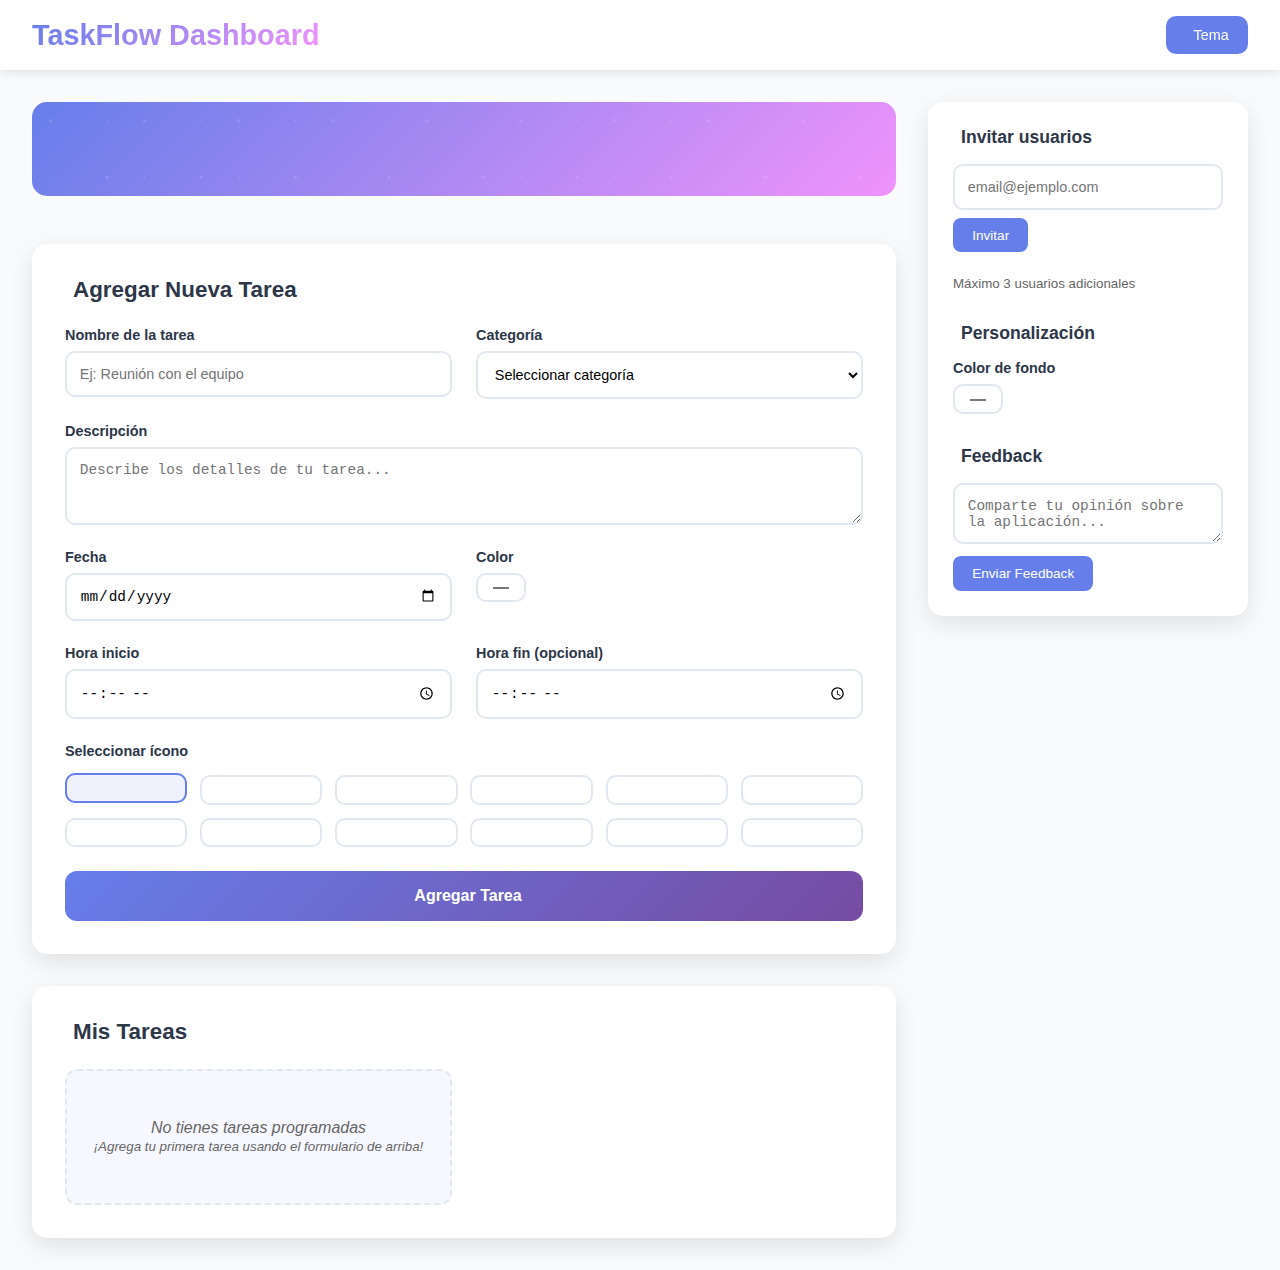
<file: dashboard.html>
<!DOCTYPE html>
<html>

<head>
  <meta charset="UTF-8">
  <meta name="viewport" content="width=device-width, initial-scale=1.0">
  <title>Dashboard</title>
  <link rel="stylesheet" href="css/dbstyle_temp.css">
</head>

<body>

<div class="dashboard">
        <header class="dashboard-header">
            <h1><i class="fas fa-tasks"></i> TaskFlow Dashboard</h1>
            <div class="header-controls">
                <button class="theme-toggle" onclick="toggleTheme()">
                    <i class="fas fa-moon" id="themeIcon"></i>
                    <span>Tema</span>
                </button>
            </div>
        </header>

        <div class="dashboard-content">
            <main class="main-content">
                <!-- Quote Rotator -->
                <div class="quote-rotator">
                    <div class="quote-text" id="rotatingQuote">¡Bienvenido a tu espacio de productividad!</div>
                </div>

                <!-- Task Form -->
                <div class="card">
                    <h2><i class="fas fa-plus-circle"></i> Agregar Nueva Tarea</h2>
                    <form id="taskForm" class="task-form">
                        <div class="form-row">
                            <div class="form-group-inline">
                                <label for="taskName">Nombre de la tarea</label>
                                <input type="text" id="taskName" required placeholder="Ej: Reunión con el equipo">
                            </div>
                            <div class="form-group-inline">
                                <label for="taskCategory">Categoría</label>
                                <select id="taskCategory" required>
                                    <option value="">Seleccionar categoría</option>
                                    <option value="compra">🛒 Compra</option>
                                    <option value="cumpleanos">🎂 Cumpleaños</option>
                                    <option value="clase">📚 Clase</option>
                                    <option value="cita">🏥 Cita</option>
                                    <option value="trabajo">💼 Trabajo</option>
                                    <option value="personal">👤 Personal</option>
                                    <option value="ejercicio">🏃‍♂️ Ejercicio</option>
                                    <option value="comida">🍽️ Comida</option>
                                </select>
                            </div>
                        </div>

                        <div class="form-group-inline">
                            <label for="taskDescription">Descripción</label>
                            <textarea id="taskDescription" rows="3" placeholder="Describe los detalles de tu tarea..."></textarea>
                        </div>

                        <div class="form-row">
                            <div class="form-group-inline">
                                <label for="taskDate">Fecha</label>
                                <input type="date" id="taskDate" required>
                            </div>
                            <div class="form-group-inline">
                                <label for="taskColor">Color</label>
                                <input type="color" id="taskColor" value="#667eea">
                            </div>
                        </div>

                        <div class="form-row">
                            <div class="form-group-inline">
                                <label for="taskStartTime">Hora inicio</label>
                                <input type="time" id="taskStartTime" required>
                            </div>
                            <div class="form-group-inline">
                                <label for="taskEndTime">Hora fin (opcional)</label>
                                <input type="time" id="taskEndTime">
                            </div>
                        </div>

                        <div class="form-group-inline">
                            <label>Seleccionar ícono</label>
                            <div class="icon-selector">
                                <div class="icon-option selected" data-icon="fas fa-calendar"><i class="fas fa-calendar"></i></div>
                                <div class="icon-option" data-icon="fas fa-shopping-cart"><i class="fas fa-shopping-cart"></i></div>
                                <div class="icon-option" data-icon="fas fa-birthday-cake"><i class="fas fa-birthday-cake"></i></div>
                                <div class="icon-option" data-icon="fas fa-graduation-cap"><i class="fas fa-graduation-cap"></i></div>
                                <div class="icon-option" data-icon="fas fa-stethoscope"><i class="fas fa-stethoscope"></i></div>
                                <div class="icon-option" data-icon="fas fa-briefcase"><i class="fas fa-briefcase"></i></div>
                                <div class="icon-option" data-icon="fas fa-heart"><i class="fas fa-heart"></i></div>
                                <div class="icon-option" data-icon="fas fa-star"><i class="fas fa-star"></i></div>
                                <div class="icon-option" data-icon="fas fa-coffee"><i class="fas fa-coffee"></i></div>
                                <div class="icon-option" data-icon="fas fa-home"><i class="fas fa-home"></i></div>
                                <div class="icon-option" data-icon="fas fa-car"><i class="fas fa-car"></i></div>
                                <div class="icon-option" data-icon="fas fa-music"><i class="fas fa-music"></i></div>
                            </div>
                        </div>

                        <!-- Category-specific fields -->
                        <div id="categoryFields" class="category-fields" style="display: none;"></div>

                        <button type="submit" class="btn">
                            <i class="fas fa-plus" ></i> Agregar Tarea
                        </button>
                    </form>
                </div>

                <!-- Tasks Display -->
                <div class="card">
                    <h2><i class="fas fa-tasks"></i> Mis Tareas</h2>
                    <div id="tasksContainer" class="tasks-grid">
                        <div class="empty-state">
                            <i class="fas fa-clipboard-list" style="font-size: 3rem; opacity: 0.3; margin-bottom: 1rem;"></i>
                            <p>No tienes tareas programadas</p>
                            <small>¡Agrega tu primera tarea usando el formulario de arriba!</small>
                        </div>
                    </div>
                </div>
            </main>

            <aside class="sidebar">
                <!-- User Invitations -->
                <div class="sidebar-section">
                    <h3><i class="fas fa-users"></i> Invitar usuarios</h3>
                    <input type="email" id="inviteEmail" placeholder="email@ejemplo.com" class="form-control">
                    <button class="btn-side">
                        <i class="fas fa-user-plus"></i> Invitar
                    </button>
                    <div class="invited-users" id="invitedUsers">
                        <!-- Invited users will appear here -->
                    </div>
                    <small style="color: #666; margin-top: 0.5rem; display: block;">Máximo 3 usuarios adicionales</small>
                </div>

                <!-- Theme Customization -->
                <div class="sidebar-section">
                    <h3><i class="fas fa-palette"></i> Personalización</h3>
                    <div class="form-group-inline">
                        <label>Color de fondo</label>
                        <input type="color" id="bgColor" value="#667eea" onchange="changeBgColor(this.value)">
                    </div>
                </div>

                <!-- Tags Management (NO SE PARA QUÉ SERVIRÍA) -->
                <!-- <div class="sidebar-section">
                    <h3><i class="fas fa-tags"></i> Etiquetas Personalizadas</h3>
                    <input type="text" id="newTagName" placeholder="Nueva etiqueta" class="form-control">
                    <div class="form-row" style="margin-bottom: 1rem;">
                        <input type="color" id="newTagColor" value="#667eea" style="width: 60px; height: 40px;">
                        <input type="number" id="newTagPriority" placeholder="Prioridad (1-10)" min="1" max="10" class="form-control">
                    </div>
                    <button onclick="createTag()" class="btn-side">
                        <i class="fas fa-tag"></i> Crear Etiqueta
                    </button>
                    <div id="customTags" style="margin-top: 1rem;"> -->
                        <!-- Custom tags will appear here -->
                    <!-- </div>
                </div> -->

                <!-- Feedback Form -->
                <div class="sidebar-section">
                    <h3><i class="fas fa-comment-alt"></i> Feedback</h3>
                    <textarea id="feedbackText" placeholder="Comparte tu opinión sobre la aplicación..." class="form-control"></textarea>
                    <button class="btn-side">
                        <i class="fas fa-paper-plane"></i> Enviar Feedback
                    </button>
                </div>
            </aside>
        </div>
    </div>

  <script src="js/dashboard.js"></script>
 
</body>

</html>
</file>
<file: css/dbstyle_temp.css>
* {
            margin: 0;
            padding: 0;
            box-sizing: border-box;
        }

        :root {
            --primary-color: #667eea;
            --secondary-color: #764ba2;
            --accent-color: #f093fb;
            --bg-light: #f8fafc;
            --bg-dark: #1a202c;
            --text-light: #2d3748;
            --text-dark: #f7fafc;
            --card-light: #ffffff;
            --card-dark: #2d3748;
            --border-light: #e2e8f0;
            --border-dark: #4a5568;
            --success: #48bb78;
            --warning: #ed8936;
            --danger: #f56565;
            --info: #4299e1;
        }

        body {
            font-family: 'Segoe UI', Tahoma, Geneva, Verdana, sans-serif;
            background: linear-gradient(135deg, var(--primary-color) 0%, var(--secondary-color) 100%);
            min-height: 100vh;
            transition: all 0.3s ease;
        }

        body.dark {
            background: linear-gradient(135deg, #2d3748 0%, #1a202c 100%);
        }

        .dashboard {
            min-height: 100vh;
            background: var(--bg-light);
            transition: all 0.3s ease;
        }

        .dark .dashboard {
            background: var(--bg-dark);
        }

        .dashboard-header {
            background: var(--card-light);
            box-shadow: 0 2px 10px rgba(0, 0, 0, 0.1);
            padding: 1rem 2rem;
            display: flex;
            justify-content: space-between;
            align-items: center;
            position: sticky;
            top: 0;
            z-index: 100;
            transition: all 0.3s ease;
        }

        .dark .dashboard-header {
            background: var(--card-dark);
            box-shadow: 0 2px 10px rgba(0, 0, 0, 0.3);
        }

        .dashboard-header h1 {
            color: var(--text-light);
            font-size: 1.8rem;
            font-weight: 700;
            background: linear-gradient(135deg, var(--primary-color), var(--accent-color));
            -webkit-background-clip: text;
            -webkit-text-fill-color: transparent;
        }

        .dark .dashboard-header h1 {
            color: var(--text-dark);
        }

        .header-controls {
            display: flex;
            align-items: center;
            gap: 1rem;
        }

        .theme-toggle {
            padding: 0.7rem 1.2rem;
            border: none;
            border-radius: 10px;
            cursor: pointer;
            transition: all 0.3s ease;
            font-size: 0.9rem;
            background: var(--primary-color);
            color: white;
            display: flex;
            align-items: center;
            gap: 0.5rem;
        }

        .theme-toggle:hover {
            background: var(--secondary-color);
            transform: translateY(-2px);
        }

        .dashboard-content {
            padding: 2rem;
            display: grid;
            grid-template-columns: 1fr 320px;
            gap: 2rem;
            max-width: 1400px;
            margin: 0 auto;
        }

        .main-content {
            display: flex;
            flex-direction: column;
            gap: 2rem;
        }

        .sidebar {
            background: var(--card-light);
            border-radius: 15px;
            padding: 1.5rem;
            height: fit-content;
            box-shadow: 0 8px 25px rgba(0, 0, 0, 0.1);
            transition: all 0.3s ease;
            border: 1px solid rgba(255, 255, 255, 0.2);
        }

        .dark .sidebar {
            background: var(--card-dark);
            box-shadow: 0 8px 25px rgba(0, 0, 0, 0.3);
            border-color: var(--border-dark);
        }

        .card {
            background: var(--card-light);
            border-radius: 15px;
            padding: 2rem;
            box-shadow: 0 8px 25px rgba(0, 0, 0, 0.1);
            transition: all 0.3s ease;
            border: 1px solid rgba(255, 255, 255, 0.2);
        }

        .dark .card {
            background: var(--card-dark);
            box-shadow: 0 8px 25px rgba(0, 0, 0, 0.3);
            border-color: var(--border-dark);
        }

        .card h2 {
            color: var(--text-light);
            margin-bottom: 1.5rem;
            font-size: 1.4rem;
            font-weight: 600;
            display: flex;
            align-items: center;
            gap: 0.5rem;
        }

        .dark .card h2 {
            color: var(--text-dark);
        }

        .task-form {
            display: grid;
            gap: 1.5rem;
        }

        .form-row {
            display: grid;
            grid-template-columns: 1fr 1fr;
            gap: 1.5rem;
        }

        .form-group-inline {
            display: flex;
            flex-direction: column;
        }

        .form-group-inline label {
            font-size: 0.9rem;
            font-weight: 600;
            margin-bottom: 0.5rem;
            color: var(--text-light);
        }

        .dark .form-group-inline label {
            color: var(--text-dark);
        }

        .form-group-inline input,
        .form-group-inline select,
        .form-group-inline textarea {
            padding: 0.8rem;
            border: 2px solid var(--border-light);
            border-radius: 10px;
            font-size: 0.9rem;
            transition: all 0.3s ease;
            background: var(--card-light);
        }

        .dark .form-group-inline input,
        .dark .form-group-inline select,
        .dark .form-group-inline textarea {
            background: var(--card-dark);
            border-color: var(--border-dark);
            color: var(--text-dark);
        }

        .form-group-inline input:focus,
        .form-group-inline select:focus,
        .form-group-inline textarea:focus {
            outline: none;
            border-color: var(--primary-color);
            box-shadow: 0 0 0 3px rgba(102, 126, 234, 0.1);
        }

        .icon-selector {
            display: grid;
            grid-template-columns: repeat(6, 1fr);
            gap: 0.8rem;
            margin-top: 0.5rem;
        }

        .icon-option {
            padding: 0.8rem;
            border: 2px solid var(--border-light);
            border-radius: 10px;
            cursor: pointer;
            text-align: center;
            transition: all 0.3s ease;
            background: var(--card-light);
            font-size: 1.2rem;
        }

        .dark .icon-option {
            border-color: var(--border-dark);
            background: var(--card-dark);
            color: var(--text-dark);
        }

        .icon-option:hover,
        .icon-option.selected {
            border-color: var(--primary-color);
            background: rgba(102, 126, 234, 0.1);
            transform: translateY(-2px);
        }

        .tasks-grid {
            display: grid;
            grid-template-columns: repeat(auto-fill, minmax(320px, 1fr));
            gap: 1.5rem;
        }

        .task-card {
            background: var(--card-light);
            border-radius: 15px;
            padding: 1.5rem;
            border-left: 5px solid;
            box-shadow: 0 4px 15px rgba(0, 0, 0, 0.1);
            transition: all 0.3s ease;
            position: relative;
            border: 1px solid rgba(255, 255, 255, 0.2);
        }

        .dark .task-card {
            background: var(--card-dark);
            box-shadow: 0 4px 15px rgba(0, 0, 0, 0.3);
            border-color: var(--border-dark);
        }

        .task-card:hover {
            transform: translateY(-5px);
            box-shadow: 0 8px 25px rgba(0, 0, 0, 0.15);
        }

        .task-header {
            display: flex;
            justify-content: space-between;
            align-items: flex-start;
            margin-bottom: 1rem;
        }

        .task-icon {
            font-size: 1.8rem;
            margin-right: 0.8rem;
        }

        .task-title {
            font-weight: 700;
            color: var(--text-light);
            margin-bottom: 0.5rem;
            font-size: 1.1rem;
        }

        .dark .task-title {
            color: var(--text-dark);
        }

        .task-time {
            font-size: 0.85rem;
            color: var(--primary-color);
            font-weight: 600;
            display: flex;
            align-items: center;
            gap: 0.3rem;
        }

        .task-description {
            color: var(--text-light);
            opacity: 0.8;
            font-size: 0.9rem;
            margin-bottom: 1rem;
            line-height: 1.5;
        }

        .dark .task-description {
            color: var(--text-dark);
        }

        .task-category {
            display: inline-flex;
            align-items: center;
            gap: 0.3rem;
            background: rgba(102, 126, 234, 0.1);
            color: var(--primary-color);
            padding: 0.4rem 0.8rem;
            border-radius: 20px;
            font-size: 0.75rem;
            font-weight: 600;
            margin-bottom: 0.5rem;
        }

        .task-actions {
            position: absolute;
            top: 1rem;
            right: 1rem;
            display: flex;
            gap: 0.5rem;
            opacity: 0;
            transition: opacity 0.3s ease;
        }

        .task-card:hover .task-actions {
            opacity: 1;
        }

        .task-action-btn {
            width: 35px;
            height: 35px;
            border: none;
            border-radius: 50%;
            cursor: pointer;
            display: flex;
            align-items: center;
            justify-content: center;
            transition: all 0.3s ease;
            font-size: 0.9rem;
        }

        .btn-delete {
            background: var(--danger);
            color: white;
        }

        .btn-delete:hover {
            background: #e53e3e;
            transform: scale(1.1);
        }

        .quote-rotator {
            text-align: center;
            padding: 2rem;
            background: linear-gradient(135deg, var(--primary-color), var(--accent-color));
            color: white;
            border-radius: 15px;
            margin-bottom: 1rem;
            position: relative;
            overflow: hidden;
        }

        .quote-rotator::before {
            content: '';
            position: absolute;
            top: 0;
            left: 0;
            right: 0;
            bottom: 0;
            background: url('data:image/svg+xml,<svg xmlns="http://www.w3.org/2000/svg" viewBox="0 0 100 100"><circle cx="20" cy="20" r="2" fill="rgba(255,255,255,0.1)"/><circle cx="80" cy="80" r="2" fill="rgba(255,255,255,0.1)"/><circle cx="80" cy="20" r="1" fill="rgba(255,255,255,0.1)"/><circle cx="20" cy="80" r="1" fill="rgba(255,255,255,0.1)"/></svg>');
        }

        .quote-text {
            font-style: italic;
            font-size: 1.2rem;
            margin-bottom: 0.5rem;
            opacity: 0;
            animation: fadeInOut 6s infinite;
            position: relative;
            z-index: 1;
        }

        @keyframes fadeInOut {
            0%, 100% { opacity: 0; transform: translateY(20px); }
            15%, 85% { opacity: 1; transform: translateY(0); }
        }

        .user-invites {
            margin-bottom: 2rem;
        }

        .user-invites h3 {
            color: var(--text-light);
            margin-bottom: 1rem;
            font-size: 1.1rem;
            display: flex;
            align-items: center;
            gap: 0.5rem;
        }

        .dark .user-invites h3 {
            color: var(--text-dark);
        }

        .invited-users {
            display: flex;
            gap: 0.8rem;
            margin-top: 1rem;
            flex-wrap: wrap;
        }

        .user-tag {
            background: var(--primary-color);
            color: white;
            padding: 0.4rem 0.8rem;
            border-radius: 20px;
            font-size: 0.8rem;
            display: flex;
            align-items: center;
            gap: 0.5rem;
            font-weight: 500;
        }

        .remove-user {
            cursor: pointer;
            opacity: 0.7;
            font-weight: bold;
            padding: 0 0.2rem;
        }

        .remove-user:hover {
            opacity: 1;
        }

        .feedback-form {
            margin-top: 2rem;
        }

        .feedback-form h3 {
            color: var(--text-light);
            margin-bottom: 1rem;
            font-size: 1.1rem;
            display: flex;
            align-items: center;
            gap: 0.5rem;
        }

        .dark .feedback-form h3 {
            color: var(--text-dark);
        }

        .feedback-form textarea {
            width: 100%;
            min-height: 100px;
            resize: vertical;
            margin-bottom: 1rem;
        }

        .btn-side {
            padding: 0.6rem 1.2rem;
            font-size: 0.85rem;
            border-radius: 8px;
            border: none;
            cursor: pointer;
            transition: all 0.3s ease;
            font-weight: 500;
            background: var(--primary-color);
            color: white;
        }


        .btn-side:hover {
            background: var(--secondary-color);
            transform: translateY(-2px);
        }

        .btn {
            width: 100%;
            padding: 1rem;
            background: linear-gradient(135deg, var(--primary-color), var(--secondary-color));
            color: white;
            border: none;
            border-radius: 12px;
            font-size: 1rem;
            font-weight: 600;
            cursor: pointer;
            transition: all 0.3s ease;
            display: flex;
            align-items: center;
            justify-content: center;
            gap: 0.5rem;
        }

        .btn:hover {
            transform: translateY(-3px);
            box-shadow: 0 10px 25px rgba(102, 126, 234, 0.3);
        }

        .category-fields {
            margin-top: 1.5rem;
            padding: 1.5rem;
            background: rgba(102, 126, 234, 0.05);
            border-radius: 12px;
            border-left: 4px solid var(--primary-color);
        }

        .dark .category-fields {
            background: rgba(102, 126, 234, 0.1);
        }

        .category-fields h4 {
            color: var(--primary-color);
            margin-bottom: 1rem;
            font-size: 1rem;
        }

        .items-list {
            list-style: none;
            padding: 0;
        }

        .items-list li {
            display: flex;
            justify-content: space-between;
            align-items: center;
            padding: 0.8rem;
            margin-bottom: 0.5rem;
            background: rgba(255, 255, 255, 0.7);
            border-radius: 8px;
            transition: all 0.3s ease;
        }

        .dark .items-list li {
            background: rgba(45, 55, 72, 0.7);
        }

        .items-list li:hover {
            background: rgba(255, 255, 255, 0.9);
        }

        .dark .items-list li:hover {
            background: rgba(45, 55, 72, 0.9);
        }

        .remove-item {
            color: var(--danger);
            cursor: pointer;
            font-size: 1.2rem;
            font-weight: bold;
            padding: 0.2rem;
        }

        .remove-item:hover {
            transform: scale(1.2);
        }

        .form-control {
            width: 100%;
            padding: 0.8rem;
            border: 2px solid var(--border-light);
            border-radius: 10px;
            font-size: 0.9rem;
            transition: all 0.3s ease;
            background: var(--card-light);
            margin-bottom: 0.5rem;
        }

        .dark .form-control {
            background: var(--card-dark);
            border-color: var(--border-dark);
            color: var(--text-dark);
        }

        .form-control:focus {
            outline: none;
            border-color: var(--primary-color);
            box-shadow: 0 0 0 3px rgba(102, 126, 234, 0.1);
        }

        .sidebar-section {
            margin-bottom: 2rem;
        }

        .sidebar-section:last-child {
            margin-bottom: 0;
        }

        .sidebar-section h3 {
            color: var(--text-light);
            margin-bottom: 1rem;
            font-size: 1.1rem;
            display: flex;
            align-items: center;
            gap: 0.5rem;
        }

        .dark .sidebar-section h3 {
            color: var(--text-dark);
        }

        .empty-state {
            text-align: center;
            color: #666;
            font-style: italic;
            padding: 3rem 1rem;
            background: rgba(102, 126, 234, 0.05);
            border-radius: 12px;
            border: 2px dashed var(--border-light);
        }

        .dark .empty-state {
            color: #888;
            background: rgba(102, 126, 234, 0.1);
            border-color: var(--border-dark);
        }

        @media (max-width: 768px) {
            .dashboard-content {
                grid-template-columns: 1fr;
                padding: 1rem;
            }
            
            .form-row {
                grid-template-columns: 1fr;
            }
            
            .tasks-grid {
                grid-template-columns: 1fr;
            }
            
            .icon-selector {
                grid-template-columns: repeat(4, 1fr);
            }
            
            .dashboard-header {
                padding: 1rem;
                flex-direction: column;
                gap: 1rem;
                text-align: center;
            }
            
            .dashboard-header h1 {
                font-size: 1.5rem;
            }
        }
</file>
